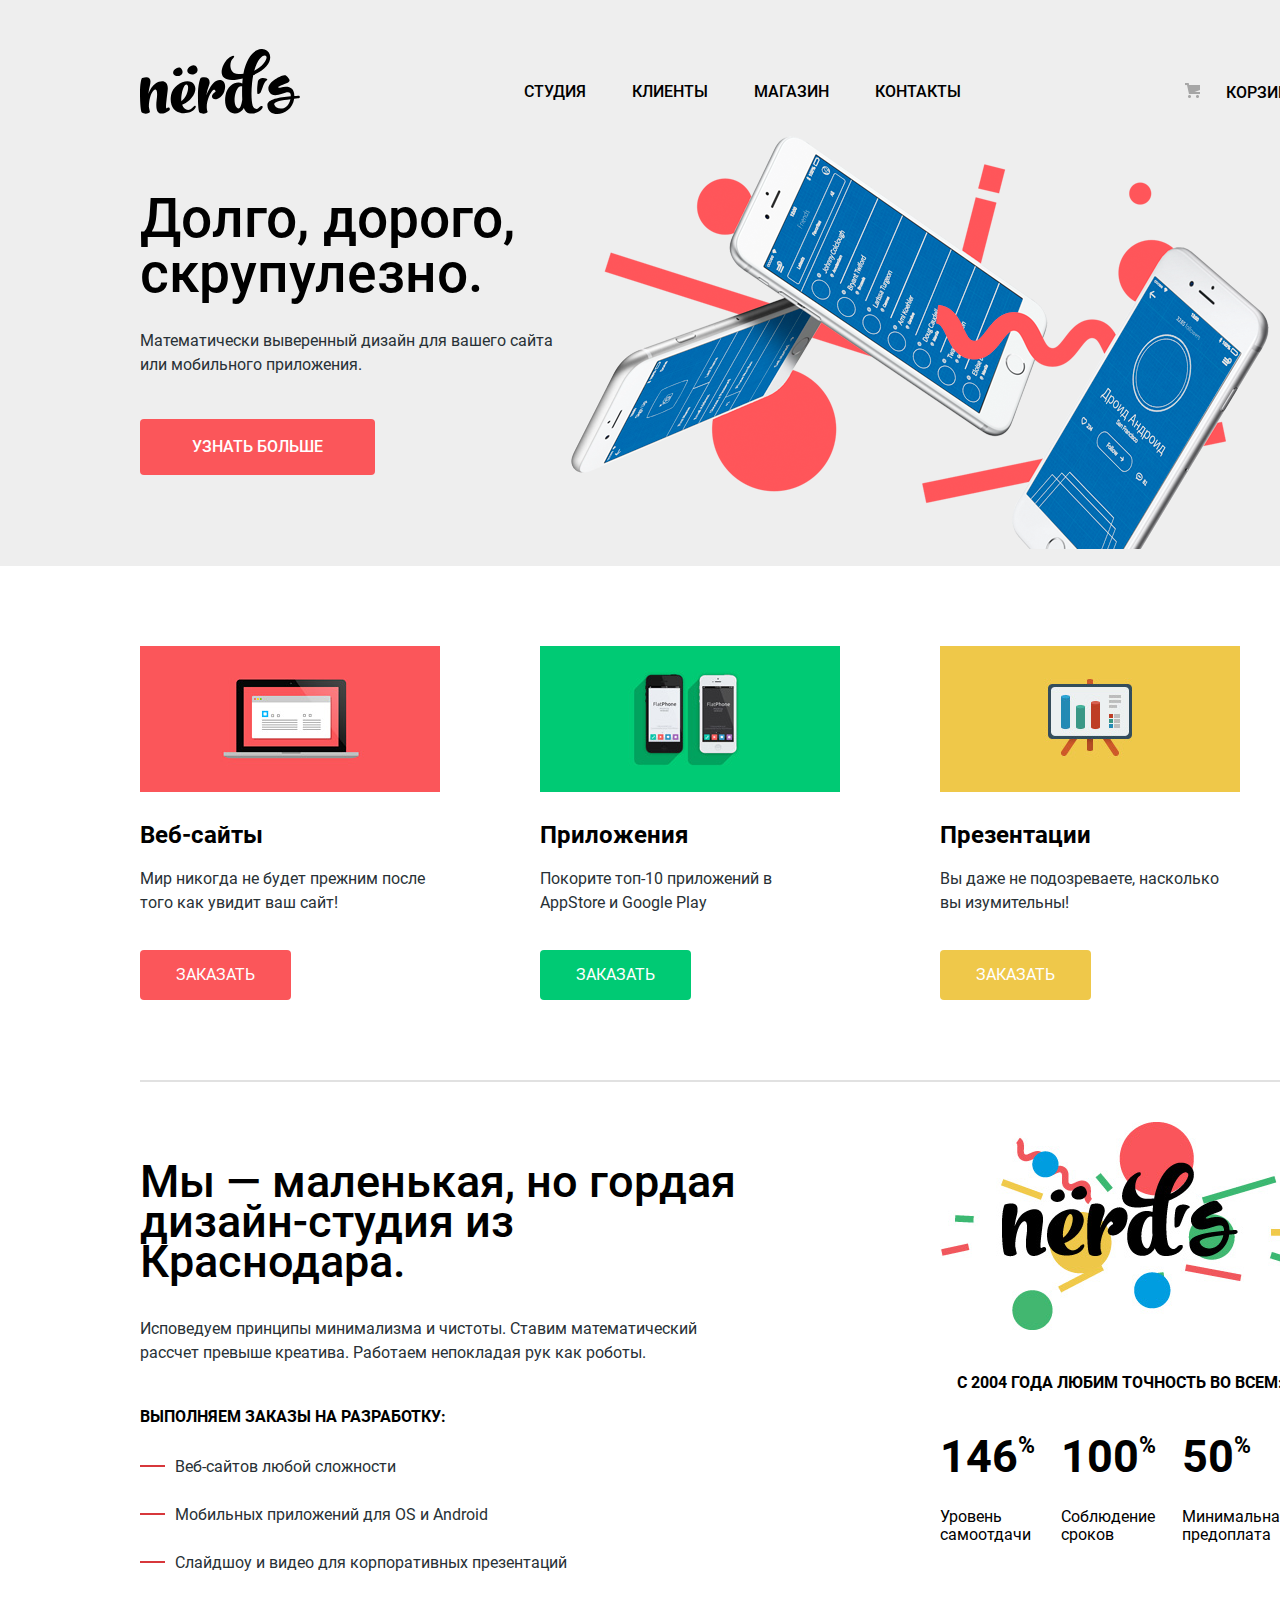
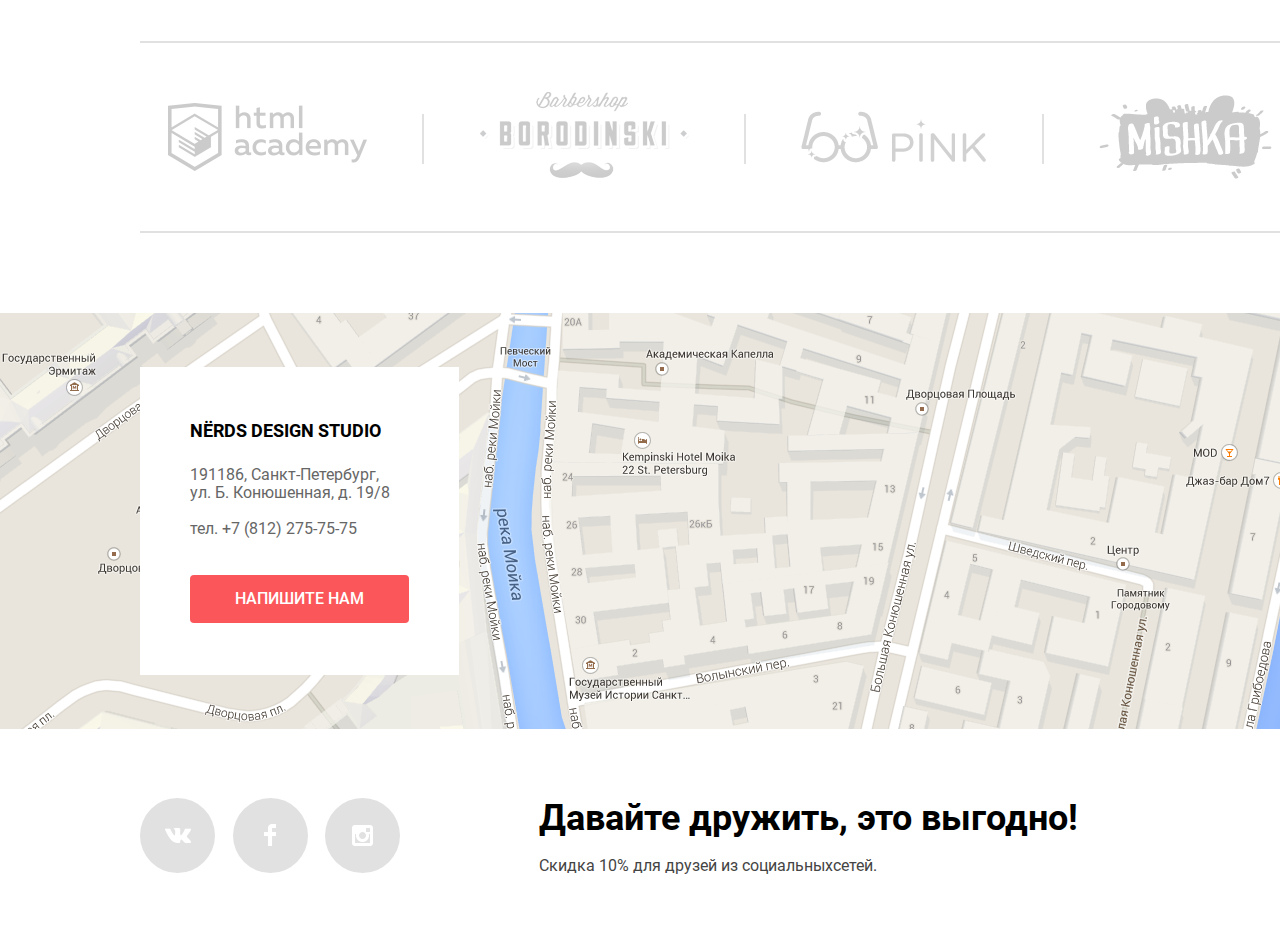
<file: index.html>
<!DOCTYPE html>
<html lang="ru">
<head>
  <meta charset="utf-8">
  <link rel="stylesheet" href="css/normalize.css">
  <link rel="stylesheet" href="css/style.css">
  <title>HTML Academy: Нёрдс</title>
</head>
<body>
<header>
  <div class="head-up">
    <a href="index.html"><img src="img/nerds-logo.svg" class="nerds_logo" alt="Nerds" width="160" height="65"></a>
    <nav class="site-nav">
      <ul class="nav-list">
        <li class="nav-item"><a href="">Студия</a></li>
        <li class="nav-item"><a href="">Клиенты</a></li>
        <li class="nav-item"><a href="store.html">Магазин</a></li>
        <li class="nav-item"><a href="">Контакты</a></li>
      </ul>
    </nav>
    <div class="cart nav-item">
      <a href="" class="cart-ico">Корзина</a>
    </div>
  </div>
  <div class="head-bottom">
    <ul class="slider-list">
      <li class="slide slide1">
        <div class="slider-text-container">
          <p class="content-text-header">Долго, дорого, скрупулезно.</p>
          <p class="content-text">Математически выверенный дизайн для вашего
            сайта или мобильного приложения.</p>
          <a href="">
            <div class="slider-button button-red">Узнать больше</div>
          </a>
        </div>
        <img src="img/slide-picture.png" alt="Изображение2" width="698" height="413">
      </li>
      <li class="slide">
        <div class="slider-text-container">
          <p class="content-text-header">Любим математику как никто другой</p>
          <p class="content-text">Никакого креатива, только
            математические формулы для расчета идеальных пропорций.</p>
          <a href="" class="slider-button button-red">Узнать больше</a>
        </div>
        <img src="img/slide2.png" alt="Изображение2" width="663" height="430">
      </li>
      <li class="slide">
        <div class="slider-text-container">
          <p class="content-text-header">Только ночь, только хардкор</p>
          <p class="content-text">Работать днем, как все?
            Мы против этого. Ближе к полуночи работа только начинается.</p>
          <a href="" class="slider-button button-red">Узнать больше</a>
        </div>
        <img src="img/slide3.png" alt="Изображение3" width="759" height="411">
      </li>
    </ul>
  </div>
</header>
<main>
  <section class="product">
    <h1 class="visually-hidden">Дизайн-студия Nёrds</h1>
    <ul class="product-list">
      <li>
        <div class="product-item">
          <img src="img/advantage-picture-red.png" alt="ВЕБ-САЙТЫ" width="300" height="146">
          <h2>Веб-сайты</h2>
          <p>Мир никогда не будет прежним после того как увидит ваш сайт!</p>
          <a href="" class="order-red-button">
            <div class="product-list-button button-red">
              Заказать
            </div>
          </a>
        </div>
      </li>
      <li>
        <div class="product-item">
          <img src="img/advantage-picture-green.png" alt="ВЕБ-САЙТЫ" width="300" height="146">
          <h2>Приложения</h2>
          <p>Покорите топ-10 приложений в AppStore и Google Play</p>
          <a href="" class="order-green-button">
            <div class="product-list-button button-green">
              Заказать
            </div>
          </a>
        </div>
      </li>
      <li>
        <div class="product-item">
          <img src="img/advantage-picture-yellow.png" alt="ВЕБ-САЙТЫ" width="300" height="146">
          <h2>Презентации</h2>
          <p>Вы даже не подозреваете, насколько вы изумительны!</p>
          <a href="" class="order-yellow-button">
            <div class="product-list-button button-yellow">
              Заказать
            </div>
          </a>
        </div>
      </li>
    </ul>
    <hr class="border">
  </section>
  <!--О КОМПАНИИ (СЛЕВА)-->
  <section class="about">
    <div class="about-left">
      <h2 class="visually-hidden">О компании</h2>
      <p class="about-header">Мы — маленькая,
        но гордая дизайн-студия из Краснодара.</p>
      <p class="about-content-text">Исповедуем принципы минимализма и чистоты.
        Ставим математический рассчет превыше креатива.
        Работаем непокладая рук как роботы.</p>
      <p class="content-text-bold">Выполняем заказы на разработку:</p>
      <ul>
        <li>Веб-сайтов любой сложности</li>
        <li>Мобильных приложений для OS и Android</li>
        <li>Слайдшоу и видео для корпоративных презентаций</li>
      </ul>
    </div>
    <div class="about-right">
      <h2 class="visually-hidden">Статистика</h2>
      <img src="img/nerds-picture.png" alt="Nerds" width="360" height="208">
      <p class="content-text-bold-center">с 2004 года Любим точность во всем:</p>
      <ul class="about-stat">
        <li><span class="stat-number-bold">146<sup>%</sup></span><br>
          Уровень самоотдачи
        </li>
        <li><span class="stat-number-bold">100<sup>%</sup></span><br>
          Соблюдение сроков
        </li>
        <li><span class="stat-number-bold">50<sup>%</sup></span><br>
          Минимальная предоплата
        </li>
      </ul>
    </div>
  </section>
  <div class="section-partners">
    <hr class="separator">
    <ul class="partners-list">
      <li>
        <a href="htmlacademy.ru">
          <img src="img/htmlacdemy-logo.png" alt="htmlacademy.ru" width="199" height="68">
        </a>
      </li>
      <hr>
      <li>
        <a href="">
          <img src="img/borodinsli-logo.png" alt="Borodinsky" width="209" height="90">
        </a>
      </li>
      <hr>
      <li>
        <a href="">
          <img src="img/pink-logo.png" alt="Pink" width="185" height="52">
        </a>
      </li>
      <hr>
      <li>
        <a href="">
          <img src="img/mishka-logo.png" alt="Mishka" width="173" height="84">
        </a>
      </li>
    </ul>
    <hr class="border">
  </div>
</main>
<section class="map">
  <h2 class="visually-hidden">Обратная связь</h2>
  <div class="adres">
    <p class="contact-name">Nёrds design studio</p>
    <p class="contact-adres">191186, Санкт-Петербург,<br>
      ул. Б. Конюшенная, д. 19/8
      <br>
      <br>
      тел. +7 (812) 275-75-75</p>
    <button type="button" name="scribe" class="contact-red-button">напишите нам</button>
  </div>
  <div class="post-window visually-hidden">
    <p>Напишите нам</p>
    <form action="" type="post" class="post-form">
      <label for="name">Ваше имя:<br>
        <input type="text" name="your_name" id="name" placeholder="Имя Фамилия">
      </label>
      <label for="mail">Ваш e-mail:<br>
        <input type="text" name="your_mail" id="mail" placeholder="email@example.com">
      </label>
      <label for="message" class="message">Текст письма:<br>
        <textarea name="your_message" id="message" cols="" rows="" placeholder="В свободной форме"></textarea>
      </label><br>
      <input type="submit" name="get" id="get_btn" value="ОТПРАВИТЬ" class="submit-button">
      <div class="close"></div>
    </form>
  </div>
</section>
<!--FOOTER иконки соц.сети-->
<footer>
  <div class="footer-content">
    <div class="social">
      <a href="" class="social-link-vk">
        <div class="social-list">
          <div class="vk"></div>
        </div>
      </a>
      <a href="" class="social-link-fb">
        <div class="social-list">
          <div class="fb"></div>
        </div>
      </a>
      <a href="" class="social-link-instagram">
        <div class="social-list">
          <div class="insta"></div>
        </div>
      </a>
    </div>
    <div class="footer-txt">
      <p class="footer-txt-header">Давайте дружить, это выгодно!</p>
      <p class="footer-txt-p">Скидка 10% для друзей из социальныхсетей.</p>
    </div>
  </div>
</footer>
<!--ФОРМА ОТПРАВКИ ПИСЬМА-->
<script src="js/script.js"></script>
</body>
</html>
</file>
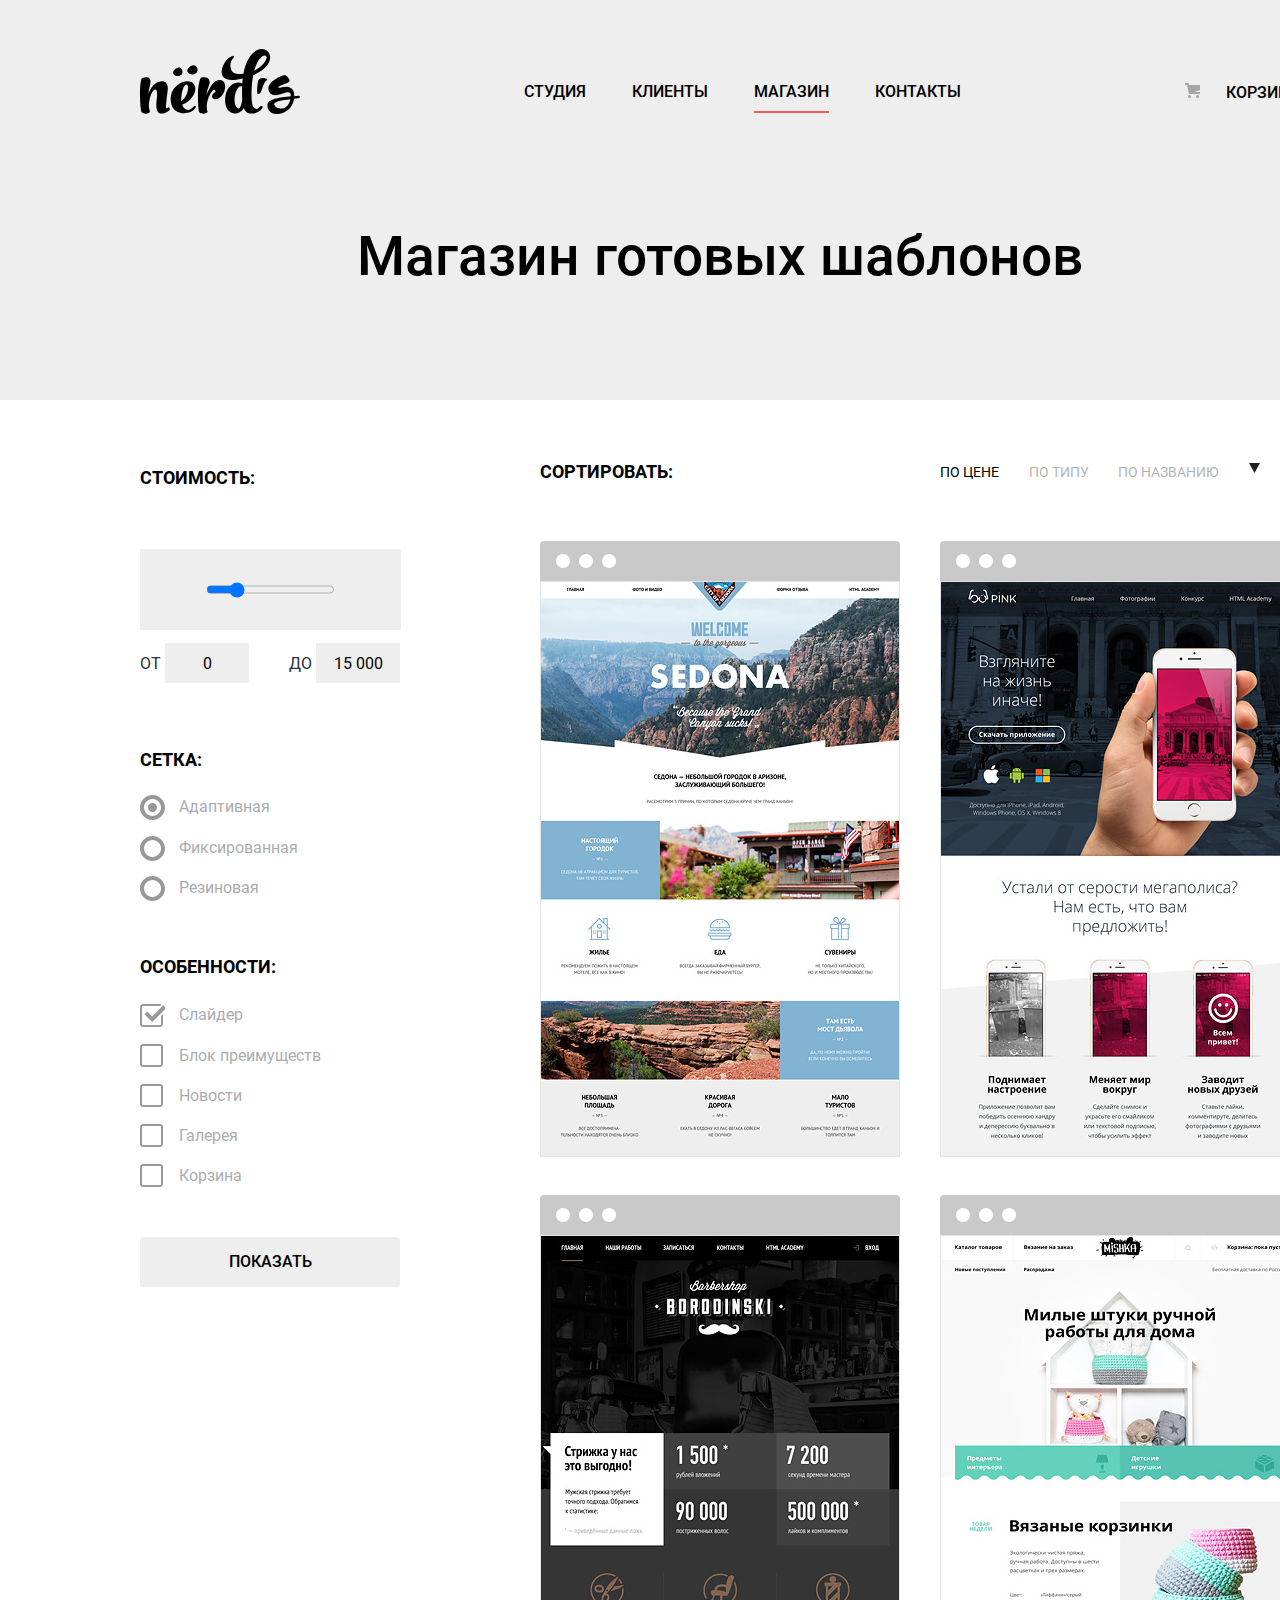
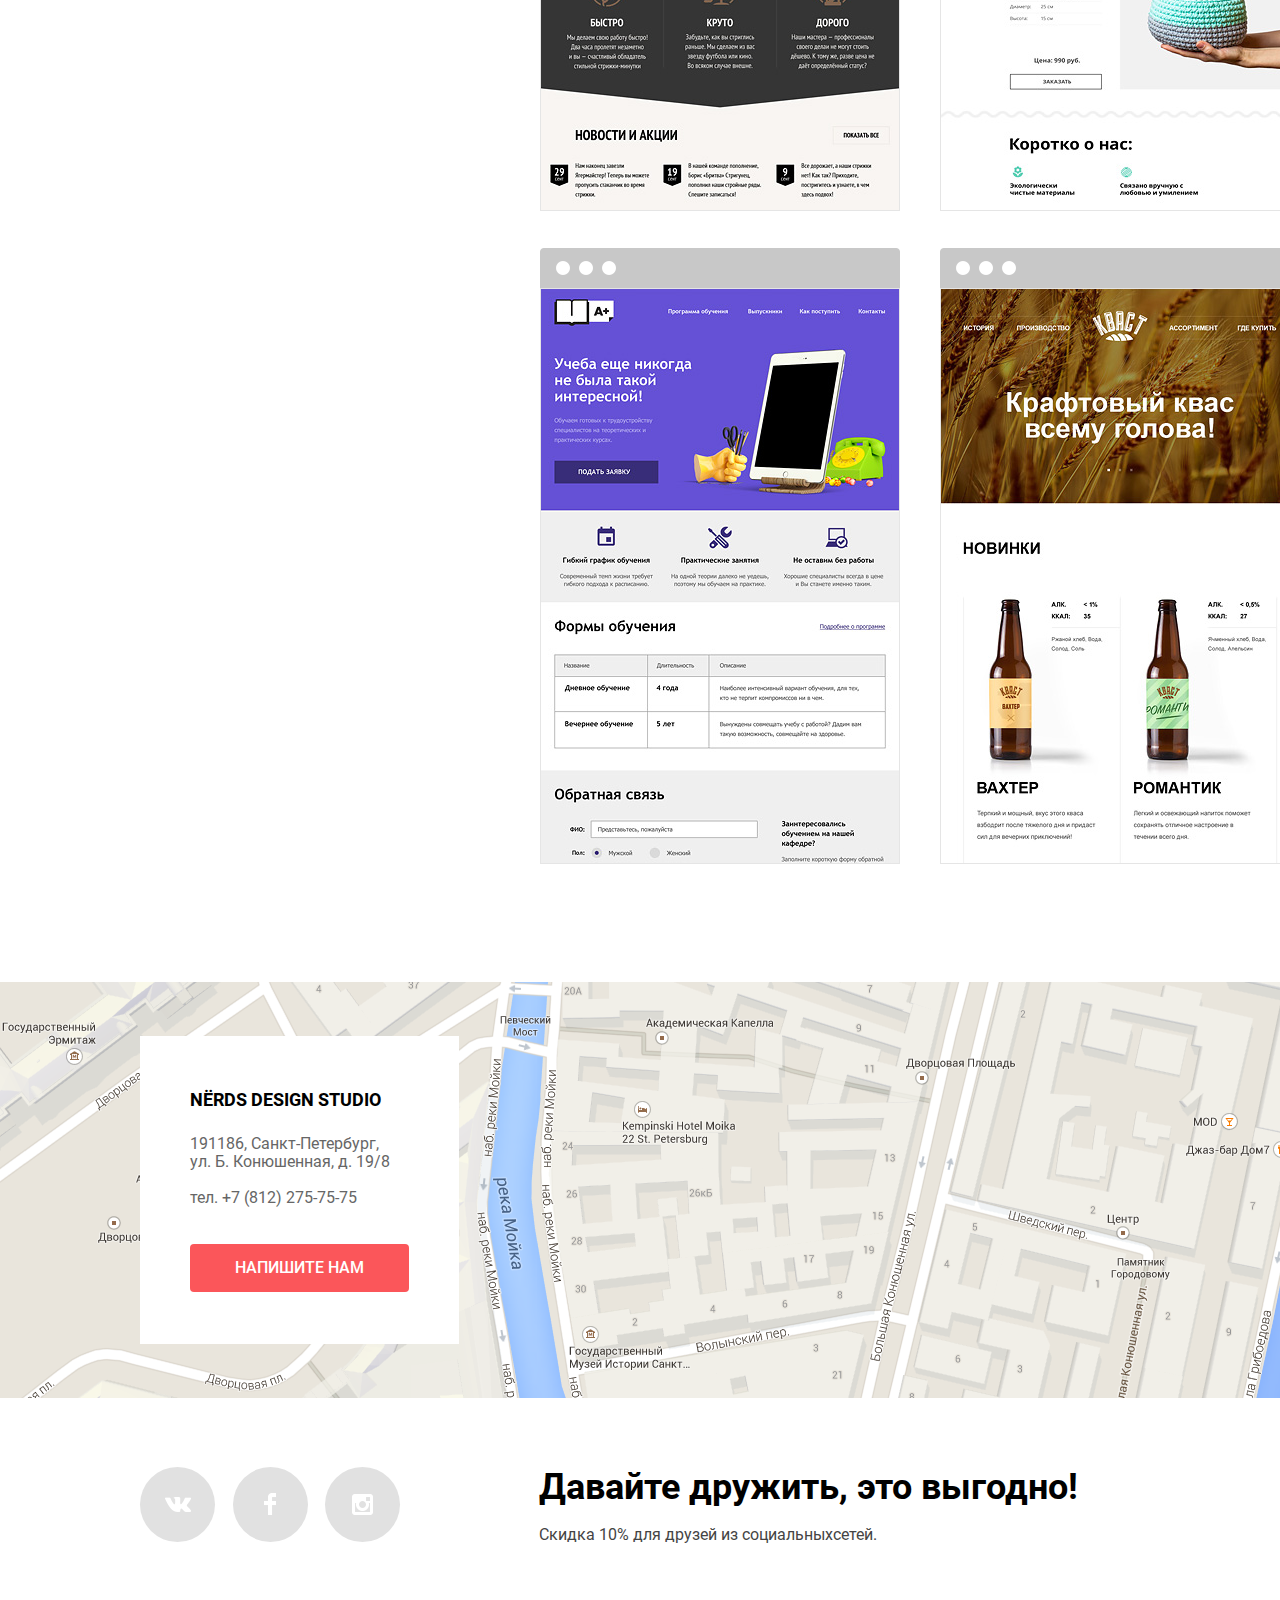
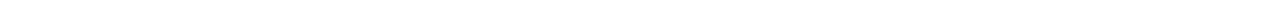
<file: store.html>
<!DOCTYPE html>
<html lang="ru">
<head>
  <meta charset="utf-8">
  <link rel="stylesheet" href="css/normalize.css">
  <link rel="stylesheet" href="css/style.css">
  <title>HTML Academy: Нёрдс</title>
</head>
<body>
<header>
  <div class="head-up">
    <a href="index.html"><img src="img/nerds-logo.svg" class="nerds_logo" alt="Nerds" width="160" height="65"></a>
    <nav class="site-nav">
      <ul class="nav-list">
        <li class="nav-item"><a href="">Студия</a></li>
        <li class="nav-item"><a href="">Клиенты</a></li>
        <li class="nav-item active-item">Магазин</li>
        <li class="nav-item"><a href="">Контакты</a></li>
      </ul>
    </nav>
    <!--КОРЗИНА<img src="img/basket-icon.png" alt="Корзина" class="basket_ico" width="15" height="15">-->
    <div class="cart nav-item">
      <a href="" class="cart-ico">Корзина</a>
    </div>
  </div>
</header>
<main>
  <div class="presets-txt">
    <h1>Магазин готовых шаблонов</h1>
  </div>
  <div class="content-store">
    <section class="parametrs">
      <h2 class="visually-hidden">Параметры товаров</h2>
      <form action="" type="post" class="form_presets">
        <div class="parametrs-coast">
          <p class="coast-header">Стоимость:</p>
          <div class="block-coast-scroll">
            <input type="range" min="0" max="25000" step="1000" value="5000">
          </div>
          <div class="block-coast-num">
            <label for="coast_min_id" class="coast-txt">от
              <input type="text" name="coast_min" id="coast_min_id" size="5" placeholder="0" class="coast-min-max">
            </label>
            <label for="coast_max_id" class="coast-txt">до
              <input type="text" name="coast_max" id="coast_max_id" size="5" placeholder="15 000" class="coast-min-max">
            </label>
          </div>
        </div>
        <div class="parametrs-web">
          <p class="grid">Сетка:</p>
          <div class="grid-radio">
            <input type="radio" name="grid" id="adapt_id" value="adapt" checked>
            <label for="adapt_id">
              <span></span>
              Адаптивная
            </label>
            <input type="radio" name="grid" id="fixed_id" value="fixed">
            <label for="fixed_id">
              <span></span>
              Фиксированная
            </label>
            <input type="radio" name="grid" id="strach_id" value="strach">
            <label for="strach_id">
              <span></span>
              Резиновая
            </label>
          </div>
        </div>
        <div class="parametrs-option">
          <p class="features">Особенности:</p>
          <div class="features-chekbox">
              <input type="checkbox" name="slider" id="slider_id" checked>
            <label for="slider_id">
              <span></span>
              Слайдер
            </label>
              <input type="checkbox" name="advantage" id="advantage_id">
            <label for="advantage_id">
              <span></span>
              Блок преимуществ
            </label>
              <input type="checkbox" name="news" id="news_id">
            <label for="news_id">
              <span></span>
              Новости
            </label>
              <input type="checkbox" name="galery" id="gelery_id">
            <label for="gelery_id">
              <span></span>
              Галерея
            </label>
              <input type="checkbox" name="cart" id="cart_id">
            <label for="cart_id">
              <span></span>
              Корзина
            </label>
          </div>
        </div>
        <input type="submit" name="search_product" class="search-bttn" id="search_id" value="ПОКАЗАТЬ">
      </form>
    </section>
    <!--Изобр. шаблонов справа, сортировка-->
    <section class="product-prev">
      <!--====ФОРМА СОРТИРОВКИ====-->
      <div class="sort">
        <div class="sort-txt">
          <p>Сортировать:</p>
        </div>
        <div class="sort-form">
          <a href="#" class="sort-result sort-active">по цене</a>
          <a href="#" class="sort-result">по типу</a>
          <a href="#" class="sort-result">по названию</a>
          <a href="#" class="sort-result sort-active"><div class="icon-down"></div> </a>
          <a href="#" class="sort-result"><div class="icon-up"></div> </a>
        </div>
      </div>
      <h2 class="visually-hidden">Результаты поиска</h2>
      <div class="product-info">
        <!--1-->
        <div class="product-store-item">
          <img src="img/browser.png" alt="browser" width="360" height="40" class="browser-img">
          <a href="">
            <img src="img/img-sedona-jpg.png" alt="Sedona" width="360" height="576">
          </a>
          <div class="hidden-prod-inf visually-hidden">
            <p class="prod-name">Sedona</p>
            <p class="prod-description">Информационный сайт
              для туристов</p>
            <button type="button" name="sedona" id="sedona_prod" class="store-buy-button">9 900 РУБ.</button>
          </div>
        </div>

        <!--2-->
        <div class="product-store-item" id="pinkapp_id">
          <img src="img/browser.png" alt="browser" width="360" height="40" class="browser-img">
          <a href="">
            <img src="img/img-pink-jpg.png" alt="Pink" width="360" height="576">
          </a>
          <div class="hidden-prod-inf visually-hidden">
            <p class="prod-name">Pink App</p>
            <p class="prod-description">Продуктовый лендинг
              приложения для iOS и Android</p>
            <button type="button" name="pinkapp" id="pinkapp_prod" class="store-buy-button">9 900 РУБ.</button>
          </div>
        </div>
        <!--3-->
        <div class="product-store-item" id="barber_id">
          <img src="img/browser.png" alt="browser" width="360" height="40" class="browser-img">
          <a href="">
            <img src="img/img-barbershop-jpg.png" alt="Barbershop" width="360" height="576">
          </a>
          <div class="hidden-prod-inf visually-hidden">
            <p class="prod-name">Barbershop</p>
            <p class="prod-description">Сайт салона красоты. <br>
              Для мужчин, да.</p>
            <button type="button" name="barber" id="barber_prod" class="store-buy-button">9 900 РУБ.</button>
          </div>
        </div>

        <!--4-->
        <div class="product-store-item" id="mishka_id">
          <img src="img/browser.png" alt="browser" width="360" height="40" class="browser-img">
          <a href="">
            <img src="img/img-mishka-jpg.png" alt="Mishka" width="360" height="576">
          </a>
          <div class="hidden-prod-inf visually-hidden">
            <p class="prod-name">Mishka</p>
            <p class="prod-description">Интернет-магазин
              вязаных игрушек</p>
            <button type="button" name="mishka" id="mishka_prod" class="store-buy-button">9 900 РУБ.</button>
          </div>
        </div>
        <!--5-->
        <div class="product-store-item" id="aplus_id">
          <img src="img/browser.png" alt="browser" width="360" height="40" class="browser-img">
          <a href="">
            <img src="img/img-aplus-jpg.png" alt="Aplus" width="360" height="576">
          </a>
          <div class="hidden-prod-inf visually-hidden">
            <p class="prod-name">A Plus</p>
            <p class="prod-description">Лендинг курсов повышения квалификации</p>
            <button type="button" name="aplus" id="aplus_prod" class="store-buy-button">9 900 РУБ.</button>
          </div>
        </div>

        <!--6-->
        <div class="product-store-item" id="kvast_id">
          <img src="img/browser.png" alt="browser" width="360" height="40" class="browser-img">
          <a href="">
            <img src="img/img-kvast-jpg.png" alt="Kvast" width="360" height="576">
          </a>
          <div class="hidden-prod-inf visually-hidden">
            <p class="prod-name">Кваст</p>
            <p class="prod-description">Промо-сайт производителя
              крафтового кваса</p>
            <button type="button" name="kvast" id="kvast_prod" class="store-buy-button">9 900 РУБ.</button>
          </div>
        </div>
      </div>
    </section>
  </div>
</main>
<section class="map">
  <h2 class="visually-hidden">Обратная связь</h2>
  <div class="adres">
    <p class="contact-name">Nёrds design studio</p>
    <P class="contact-adres">191186, Санкт-Петербург,<br>
      ул. Б. Конюшенная, д. 19/8
      <br>
      <br>
      тел. +7 (812) 275-75-75</P>
    <button type="button" name="scribe" class="contact-red-button">напишите нам</button>
  </div>
  <div class="post-window visually-hidden">
    <p>Напишите нам</p>
    <form action="" type="post" class="post-form">
      <label for="name">Ваше имя:<br>
        <input type="text" name="your_name" id="name" placeholder="Имя Фамилия">
      </label>
      <label for="mail">Ваш e-mail:<br>
        <input type="text" name="your_mail" id="mail" placeholder="email@example.com">
      </label>
      <label for="message" class="message">Текст письма:<br>
        <textarea name="your_message" id="message" cols="" rows="" placeholder="В свободной форме"></textarea>
      </label><br>
      <input type="submit" name="get" id="get_btn" value="ОТПРАВИТЬ" class="submit-button">
      <div class="close"></div>
    </form>
  </div>
</section>
<!--FOOTER иконки соц.сети-->
<footer>
  <div class="footer-content">
    <div class="social">
      <a href="" class="social-link-vk">
        <div class="social-list">
          <div class="vk"></div>
        </div>
      </a>
      <a href="" class="social-link-fb">
        <div class="social-list">
          <div class="fb"></div>
        </div>
      </a>
      <a href="" class="social-link-instagram">
        <div class="social-list">
          <div class="insta"></div>
        </div>
      </a>
    </div>
    <div class="footer-txt">
      <p class="footer-txt-header">Давайте дружить, это выгодно!</p>
      <p class="footer-txt-p">Скидка 10% для друзей из социальныхсетей.</p>
    </div>
  </div>
</footer>
<!--ФОРМА ОТПРАВКИ ПИСЬМА-->
<script src="js/script.js"></script>
</body>
</html>
</file>
<file: css/style.css>
/* roboto-regular */
@font-face {
  font-family: 'Roboto';
  font-style: normal;
  font-weight: 400;
  src: local('Roboto'), local('Roboto-Regular'),
  url('../fonts/roboto.woff2') format('woff2'),
  url('../fonts/roboto.woff') format('woff');
}

/* roboto-500 */
@font-face {
  font-family: 'Roboto';
  font-style: normal;
  font-weight: 500;
  src: local('Roboto Medium'), local('Roboto-Medium'),
  url('../fonts/robotomedium.woff2') format('woff2'),
  url('../fonts/robotomedium.woff') format('woff');
}

/* roboto-700 */
@font-face {
  font-family: 'Roboto';
  font-style: normal;
  font-weight: 700;
  src: local('Roboto Bold'), local('Roboto-Bold'),
  url('../fonts/robotobold.woff2') format('woff2'),
  url('../fonts/robotobold.woff') format('woff');
}

body {
  width: 1440px;
  margin: 0 auto;
  color: black;
  font-family: Roboto, Arial sans-serif;
  text-transform: none;
  background: white;
}

a {
  color: black;
  text-decoration: none;
  text-transform: uppercase;
}

.visually-hidden {
  position: absolute;
  clip: rect(0 0 0 0);
  width: 1px;
  height: 1px;
  margin: -1px;
}

.active-item {
  padding-bottom: 10px;
  border-bottom: 2px solid #fb565a;
}

/* ======HEADER============== */

header {
  display: flex;
  flex-direction: column;
  background: #eeeeee;
}

.head-up {
  display: flex;
  width: 1160px;
  margin: 49px auto 18px;
  justify-content: space-between;
  color: black;
  background: #eeeeee;
}

.nav-list {
  display: inline-flex;
  justify-content: space-between;
  width: 438px;
  padding-left: 0;
  margin-top: 34px;
  list-style: none;
  text-transform: uppercase;
  font-weight: 500;
}

.nav-item a:hover, :focus {
  color: #fb565a;
}

.nav-item a:active {
  color: rgba(0, 0, 0, 0.3);
}

.cart {
  display: block;
  width: 115px;
  text-align: right;
  margin-top: 34px;
  line-height: normal;
  background: url("../img/basket-icon.png") no-repeat left top;
}

.cart-ico {
  display: block;
  margin-top: auto;
  margin-bottom: auto;
  font-weight: 500;
}

.basket_ico::after {
  content: '';
  width: 15px;
  height: 15px;
  background: url("../img/basket-icon.png");
}

/*========SLIDER============*/

.head-bottom {
  width: 1160px;
  margin-left: auto;
  margin-right: auto;
  color: black;
  font-size: 16px;
  line-height: 24px;
  font-weight: normal;
}

.slider-list {
  list-style: none;
  padding-left: 0;
  margin: 0;
  overflow: hidden;
  display: flex;
  position: relative;
}

.slide {
  display: flex;
  flex-direction: row;
  min-width: 1160px;
  min-height: 412px;
  transition: 1s ease-in;
}

.slide1 {
  margin-left: 0;
}

.content-text-header {
  display: flex;
  /* min-width: 515px; */
  margin-top: 55px;
  margin-bottom: 28px;
  box-sizing: content-box;
  font-size: 55px;
  font-weight: 500;
  line-height: 55px;
  text-transform: none;
}

.content-text {
  margin-bottom: 42px;
  font-size: 16px;
  font-weight: normal;
  text-transform: none;
  line-height: 24px;
  color: #283136;
}

/*КНОПКИ СЛАЙДЕРА*/
.slider-button {
  display: inline-block;
  padding: 19px 52px;
  border-radius: 4px;
  color: white;
  font-size: 16px;
  line-height: 18px;
  font-weight: 500;
}

.button-red {
  background: #fb565a;
}

.button-red:hover,
.button-red:focus {
  background: #e74246;
}

.button-red:active {
  color: rgba(255, 255, 255, 0.3);
  background: #d7373b;
}

.slide1 img {
  margin-right: 31px;
}

/*PRODUCT*/

.product {
  width: 1440px;
  margin-bottom: 40px;
  margin-top: 80px;
}

.product-list {
  display: flex;
  flex-direction: row;
  width: 1100px;
  justify-content: space-between;
  list-style: none;
  margin: 0 auto 80px 140px;
  padding-left: 0;
}

.product-list li {
  display: flex;
  flex-direction: column;
  width: 300px;
}

.product-item img {
  margin-bottom: 26px;
}

.product-item h2 {
  margin-bottom: 20px;
  margin-top: 0;
  font-size: 24px;
  font-weight: bold;
  line-height: 24px;
  color: black;
}

.product-item p {
  margin-bottom: 35px;
  margin-top: 0;
  text-transform: none;
  font-size: 16px;
  font-weight: normal;
  line-height: 24px;
  color: #283136;
}

.product-list-button {
  display: inline-flex;
  box-sizing: border-box;
  min-width: 82px;
  padding: 16px 36px;
  border-radius: 4px;
  color: white;
}

.product-list-button:active {
  box-shadow: inset 0 3px 2px -2px rgba(0, 0, 0, 0.2);
}

.button-green {
  background: #00ca74;
}

.button-green:hover,
.button-green:focus {
  background: #00bc6c;
}

.button-green:active {
  color: rgba(255, 255, 255, 0.3);
  background: #00aa62;
}

.button-yellow {
  background: #efc84a;
}

.button-yellow:hover,
.button-yellow:focus {
  background: #eab534;
}

.button-yellow:active {
  color: rgba(255, 255, 255, 0.3);
  background: #e5a722;
}

.border {
  width: 1160px;
  height: 2px;
  margin: 0 auto;
  background: #e1e1e1;
  border-color: white;
  border-style: none;
}

/*ABOUT*/

.about {
  display: flex;
  justify-content: space-between;
  width: 1160px;
  margin-right: auto;
  margin-left: auto;
  text-transform: none;
}

.about-left {
  display: flex;
  flex-direction: column;
  align-self: baseline;
  justify-self: flex-start;
  text-align: left;
  padding-top: 40px;
}

.about-header {
  width: 650px;
  font-size: 45px;
  font-weight: 500;
  line-height: 40px;
  text-transform: none;
  margin: 0 0 35px;
}

.about-content-text {
  margin-top: 0;
  margin-bottom: 40px;
  width: 616px;
  color: #283136;
  font-size: 16px;
  line-height: 24px;
}

.content-text-bold {
  margin-top: 0;
  margin-bottom: 10px;
  color: black;
  font-size: 16px;
  line-height: 24px;
  font-weight: bold;
  text-transform: uppercase;
}

.about-left ul {
  display: flex;
  flex-direction: column;
  min-height: 120px;
  justify-content: space-between;
  list-style: none;
  padding-left: 0;
  font-size: 16px;
  line-height: 24px;
  color: #283136;
}

.about-left li:before {
  content: "";
  margin-bottom: 5px;
  margin-right: 10px;
  width: 25px;
  height: 2px;
  background: #d7373b;
  display: inline-block;
}

.about-right {
  display: flex;
  width: 360px;
  justify-self: flex-end;
  flex-direction: column;
}

.about-right img {
  display: inline-flex;
  margin-bottom: 25px;
}

.about-stat {
  display: inline-flex;
  padding-left: 0;
  justify-content: space-around;
}

.about-stat li {
  display: flex;
  list-style: none;
  flex-direction: column;
  margin-right: 26px;
}

.stat-number-bold {
  display: inline-flex;
  font-size: 45px;
  line-height: 10px;
  font-weight: bold;
}

.stat-number-bold sup {
  font-size: 23px;
  line-height: 10px;
  font-weight: bold;
  margin-bottom: 27px;
}

.content-text-bold-center {
  color: black;
  font-size: 16px;
  line-height: 24px;
  font-weight: bold;
  text-transform: uppercase;
  text-align: center;
  margin-bottom: 41px;
}

.section-partners {
  display: flex;
  flex-direction: column;
  width: 1160px;
  margin-right: auto;
  margin-left: auto;
  margin-bottom: 80px;
  margin-top: 50px;
  padding-left: 0;
}

.separator {
  width: 1160px;
  height: 2px;
  background: #e1e1e1;
  border-color: white;
  border-style: none;
  margin: 0;
}

.partners-list {
  display: flex;
  width: 1160px;
  margin-top: 49px;
  margin-bottom: 44px;
  flex-direction: row;
  justify-content: space-around;
  align-content: center;
  padding-left: 0;
}

.partners-list hr {
  margin: 0;
  display: inline-flex;
  align-self: center;
  height: 50px;
  width: 2px;
  border-style: none;
  background: #e1e1e1;
}

.partners-list li {
  list-style: none;
  display: inline-flex;
  justify-content: space-evenly;
  align-self: center;
}

.partners-list img {
  vertical-align: center;
  object-fit: contain;
  opacity: 0.2;
}

.partners-list img:hover {
  object-fit: contain;
  opacity: 1;
}

.partners-list img:focus {
  object-fit: contain;
  opacity: 1;
}

.partners-list img:active {
  object-fit: contain;
  opacity: 0.1;
}

.contact-name {
  font-size: 18px;
  line-height: 20px;
  font-weight: bold;
  text-transform: uppercase;
  margin-top: 0;
  margin-bottom: 25px;
}

.contact-adres {
  font-size: 16px;
  line-height: 18px;
  font-weight: normal;
  text-transform: none;
  color: #666666;
  margin-top: 0;
  margin-bottom: 37px;
}

.map {
  display: flex;
  width: 1440px;
  height: 416px;
  box-sizing: border-box;
  background: url(../img/2.png) no-repeat;
  padding-left: 140px;
  margin-top: 80px;
  margin-bottom: 69px;
}

.adres {
  display: flex;
  flex-direction: column;
  width: 219px;
  height: 207px;
  margin-bottom: 54px;
  margin-top: 54px;
  padding: 54px 50px 47px 50px;
  background: white;
}

.contact-red-button {
  color: white;
  font-size: 16px;
  font-weight: 500;
  line-height: 18px;
  text-transform: uppercase;
  background-color: #fb565a;
  padding: 15px 37px;
  border-radius: 4px;
  border: 0;
  margin: 0;
  outline: none;
  text-decoration: none;
  user-select: none;
  display: inline-block;
}

.contact-red-button:hover,
.contact-red-button:focus {
  background-color: #e74246;
}

.contact-red-button:active {
  color: rgba(255, 255, 255, 0.3);
  background-color: #e74246;
}

.footer-content {
  display: flex;
  flex-direction: row;
  width: 1160px;
  margin-left: auto;
  margin-right: auto;
  align-items: start;
}

.social {
  display: flex;
  margin-right: 139px;
  width: 260px;
  min-height: 148px;
  justify-content: space-between;
}

.social-list {
  width: 75px;
  height: 75px;
  background-color: #e1e1e1;
  border-radius: 50%;
}

.social-list:hover,
.social-list:focus {
  background-color: #e74246;
}

.social-list:active {
  background-color: #d7373b;
}

.fb {
  width: 75px;
  height: 75px;
  background: url("../img/fb-icon.png") no-repeat center;
}

.fb:active {
  opacity: 0.3;
}

.vk {
  width: 75px;
  height: 75px;
  background-image: url("../img/vk-icon.png");
  background-repeat: no-repeat;
  background-position: center;
}

.vk:active {
  opacity: 0.3;
}

.insta {
  width: 75px;
  height: 75px;
  background-image: url("../img/insta-icon.png");
  background-repeat: no-repeat;
  background-position: center;
}

.insta:active {
  opacity: 0.3;
}

.footer-txt-header {
  font-size: 36px;
  font-weight: bold;
  text-transform: none;
  margin-bottom: 12px;
  margin-top: 0;
}

.footer-txt-p {
  font-size: 16px;
  text-transform: none;
  line-height: 22px;
  font-weight: normal;
  color: #444444;
}

.post-window {
  display: flex;
  flex-direction: column;
  box-sizing: border-box;
  position: relative;
  top: -150px;
  left: -300px;
  width: 960px;
  height: 590px;
  background: white;
  box-shadow: 0 15px 35px rgba(0, 0, 0, 0.5);
  margin: 0 auto;
  margin-bottom: 200px;
  padding: 70px 100px 85px 100px;
}

.post-window p {
  margin: 0;
  margin-bottom: 40px;
  font-size: 45px;
  line-height: 45px;
  color: black;
  text-transform: none;
  font-weight: 500;
}

.post-form {
  display: flex;
  justify-content: space-between;
  width: 100%;
  flex-direction: row;
  flex-wrap: wrap;
}

.post-form label {
  font-size: 16px;
  line-height: 16px;
  font-weight: 500;
  text-transform: none;
}

.post-form input[type=text] {
  margin-top: 12px;
  padding: 0 0 0 15px;
  width: 345px;
  height: 50px;
  border: 2px solid #d7dcde;
  border-radius: 3px;
  color: black;
}

.post-form input::-webkit-input-placeholder,
.post-form textarea::-webkit-input-placeholder {
  color: rgba(68, 68, 68, 0.5);
}

.post-form input:hover::-webkit-input-placeholder,
.post-form textarea:hover::-webkit-input-placeholder {
  color: #b4b9bb;
}

.post-form input:focus::-webkit-input-placeholder,
.post-form textarea:focus::-webkit-input-placeholder,
.post-form input:active::-webkit-input-placeholder,
.post-form textarea:active::-webkit-input-placeholder {
  color: #444444;
}

.post-form input:hover,
.post-form textarea:hover {
  border: 2px solid #b4b9bb;
}

.post-form input:focus,
.post-form input:active,
.post-form textarea:focus,
.post-form textarea:active {
  border: 2px solid black;
}

.post-form textarea {
  margin-top: 12px;
  padding: 14px 15px;
  width: 725px;
  height: 90px;
  border: 2px solid #d7dcde;
  border-radius: 3px;
  color: black;
}

.message {
  margin-top: 30px;
}

.post-form input[type=submit] {
  margin-top: 47px;
  width: 260px;
  height: 50px;
  background: #fb565a;
  border: none;
  border-radius: 4px;
  color: white;
}

.close {
  position: absolute;
  right: 92px;
  top: 75px;
  width: 21px;
  height: 21px;
  opacity: 0.3;
}

.close:hover {
  opacity: 1;
}

.close:before, .close:after {
  position: absolute;
  left: 9px;
  content: ' ';
  height: 25px;
  width: 4px;
  background-color: #fb565a;
}

.close:before {
  transform: rotate(45deg);
}

.close:after {
  transform: rotate(-45deg);
}

/*==========================================================
======================STORE=================================
============================================================
*/

.content-store {
  display: flex;
  width: 1160px;
  margin-right: auto;
  margin-left: auto;
  flex-direction: row;
}

.parametrs {
  display: flex;
  width: 260px;
  flex-direction: column;
  margin-right: 140px;
}

.presets-txt {
  text-align: center;
  background-color: #eeeeee;
  margin-bottom: 63px;
}

.presets-txt h1 {
  font-weight: 500;
  font-size: 55px;
  line-height: 55px;
  padding-top: 82px;
  padding-bottom: 116px;
  margin: 0;
}

.block-coast-scroll {
  display: flex;
  width: 261px;
  min-height: 81px;
  justify-content: center;
  justify-items: center;
  margin-bottom: 13px;
  background: #eeeeee;
}

.block-coast-num {
  display: flex;
  justify-content: space-between;
  margin-bottom: 62px;
}

.coast-txt {
  font-size: 16px;
  line-height: 22px;
  text-transform: uppercase;
  color: #283136;
}

.coast-header {
  margin-top: 0;
  margin-bottom: 56px;
}

.coast-min-max {
  width: 80px;
  height: 38px;
  border: none;
  background: #eeeeee;
}

.coast-min-max::-webkit-input-placeholder {
  color: black;
  text-align: center;
}

.grid {
  margin: 0;
  margin-bottom: 21px;
}

.grid-radio input[type=radio] {
  display: none;
}

.grid-radio label {
  opacity: 0.4;
}

.grid-radio label:hover {
  opacity: 1;
}

input[type=radio] + label span {
  display:inline-block;
  width:25px;
  height:25px;
  margin:-1px 10px 0 0;
  vertical-align:middle;
  background:url(../img/radio-off.svg) left top no-repeat;
  cursor:pointer;
}

input[type=radio]:checked + label span {
  background: url(../img/radio-on.svg) left no-repeat;
}

.grid-radio {
  display: flex;
  flex-direction: column;
  min-height: 105px;
  justify-content: space-between;
  margin-bottom: 51px;
}

.features {
  margin: 0;
  margin-bottom: 22px;
}

.features-chekbox {
  display: flex;
  flex-direction: column;
  min-height: 185px;
  margin-bottom: 48px;
  justify-content: space-between;
}

.features-chekbox input[type=checkbox] {
  display: none;
}

.features-chekbox label {
  opacity: 0.4;
}

.features-chekbox label:hover {
  opacity: 1;
}

input[type=checkbox] + label span {
  display:inline-block;
  width:25px;
  height:25px;
  margin:-1px 10px 0 0;
  vertical-align:middle;
  background:url(../img/checkbox-off.svg) left top no-repeat;
  cursor:pointer;
}

input[type=checkbox]:checked + label span {
  background: url(../img/checkbox-on.svg) left no-repeat;
}


.parametrs p {
  font-weight: bold;
  font-size: 18px;
  line-height: 30px;
  text-transform: uppercase;
}

.parametrs label {
  font-size: 16px;
  font-weight: normal;
  line-height: 20px;
  color: #283136;
}

.product-prev {
  display: flex;
  width: 760px;
  flex-direction: column;
}

.product-info {
  display: flex;
  width: 760px;
  justify-content: space-between;
  flex-wrap: wrap;
}

.product-store-item {
  display: flex;
  width: 360px;
  min-height: 576px;
  margin-bottom: 33px;
  flex-direction: column;
  position: relative;
}

.hidden-prod-inf {
  display: flex;
  flex-direction: column;
  box-sizing: border-box;
  align-content: center;
  position: absolute;
  right: 0;
  bottom: 0;
  width: 360px;
  min-height: 231px;
  text-align: center;
  padding: 17px 80px 43px 80px;
  background: #eeeeee;
}

.prod-name {
  font-size: 18px;
  line-height: 30px;
  font-weight: bold;
  text-transform: uppercase;
  text-align: center;
}

.prod-name:hover,
.prod-name:focus {
  color: #fb565a;
}

.prod-name:active {
  color: rgba(0, 0, 0, 0.3);
}

/*=======================================================================================================================================*/
.prod-description {
  font-size: 16px;
  line-height: 18px;
  text-align: center;
  color: #666666;
  margin-bottom: 30px;
}

.browser-img {
  opacity: 0.3;
}

.browser-img:hover,
.browser-img:focus {
  opacity: 1;
}

.store-buy-button {
  width: 200px;
  min-height: 50px;
  border: none;
  border-radius: 5px;
  background: #fb565a;
  color: white;
}

.store-buy-button:hover,
.store-buy-button:focus {
  background: #e74246;
}

.store-buy-button:active {
  background: #d7373b;
}

.search-bttn {
  width: 260px;
  height: 50px;
  background: #eeeeee;
  border: 0;
  color: black;
  font-size: 16px;
  line-height: 18px;
  font-weight: 500;
  border-radius: 3px;
}

.search-bttn:hover,
.search-bttn:focus {
  width: 260px;
  height: 50px;
  background: #dfdfdf;
  border: 0;
  color: black;
  font-size: 16px;
  line-height: 18px;
  font-weight: 500;
  border-radius: 3px;
}

.search-bttn:active {
  width: 260px;
  height: 50px;
  background: #d5d5d5;
  border: 0;
  color: rgba(0, 0, 0, 0.3);
  font-size: 16px;
  line-height: 18px;
  font-weight: 500;
  border-top: 3px solid rgba(0, 0, 0, 0.3);
  border-radius: 3px;
}

.sort-txt p {
  font-weight: bold;
  font-size: 18px;
  line-height: 18px;
  text-transform: uppercase;
  margin: 0;
}

.sort {
  display: flex;
  flex-direction: row;
  justify-items: center;
  justify-content: space-between;
  margin-bottom: 60px;
}

.sort-form {
  display: flex;
  flex-direction: row;
  justify-content: space-between;
  width: 360px;
}

.sort-form a {
  text-decoration: none;
  font-size: 14px;
  font-weight: normal;
  line-height: 18px;
  color: black;
}

.sort-result {
  opacity: 0.3;
}

.sort-result:hover,
.sort-result:focus {
  opacity: 0.6;
}

.sort-result:active {
  opacity: 1;
}

.sort-active {
  opacity: 1;
}

.icon-down {
  width: 11px;
  height: 10px;
  background: url("../img/icon-up-dir.svg");
  transform: rotate(180deg);
}

.icon-up {
  width: 11px;
  height: 10px;
  background: url("../img/icon-up-dir.svg");
}

.visually-hidden {
  position: absolute;
  clip: rect(0 0 0 0);
  width: 1px;
  height: 1px;
  margin: -1px;
}
</file>
